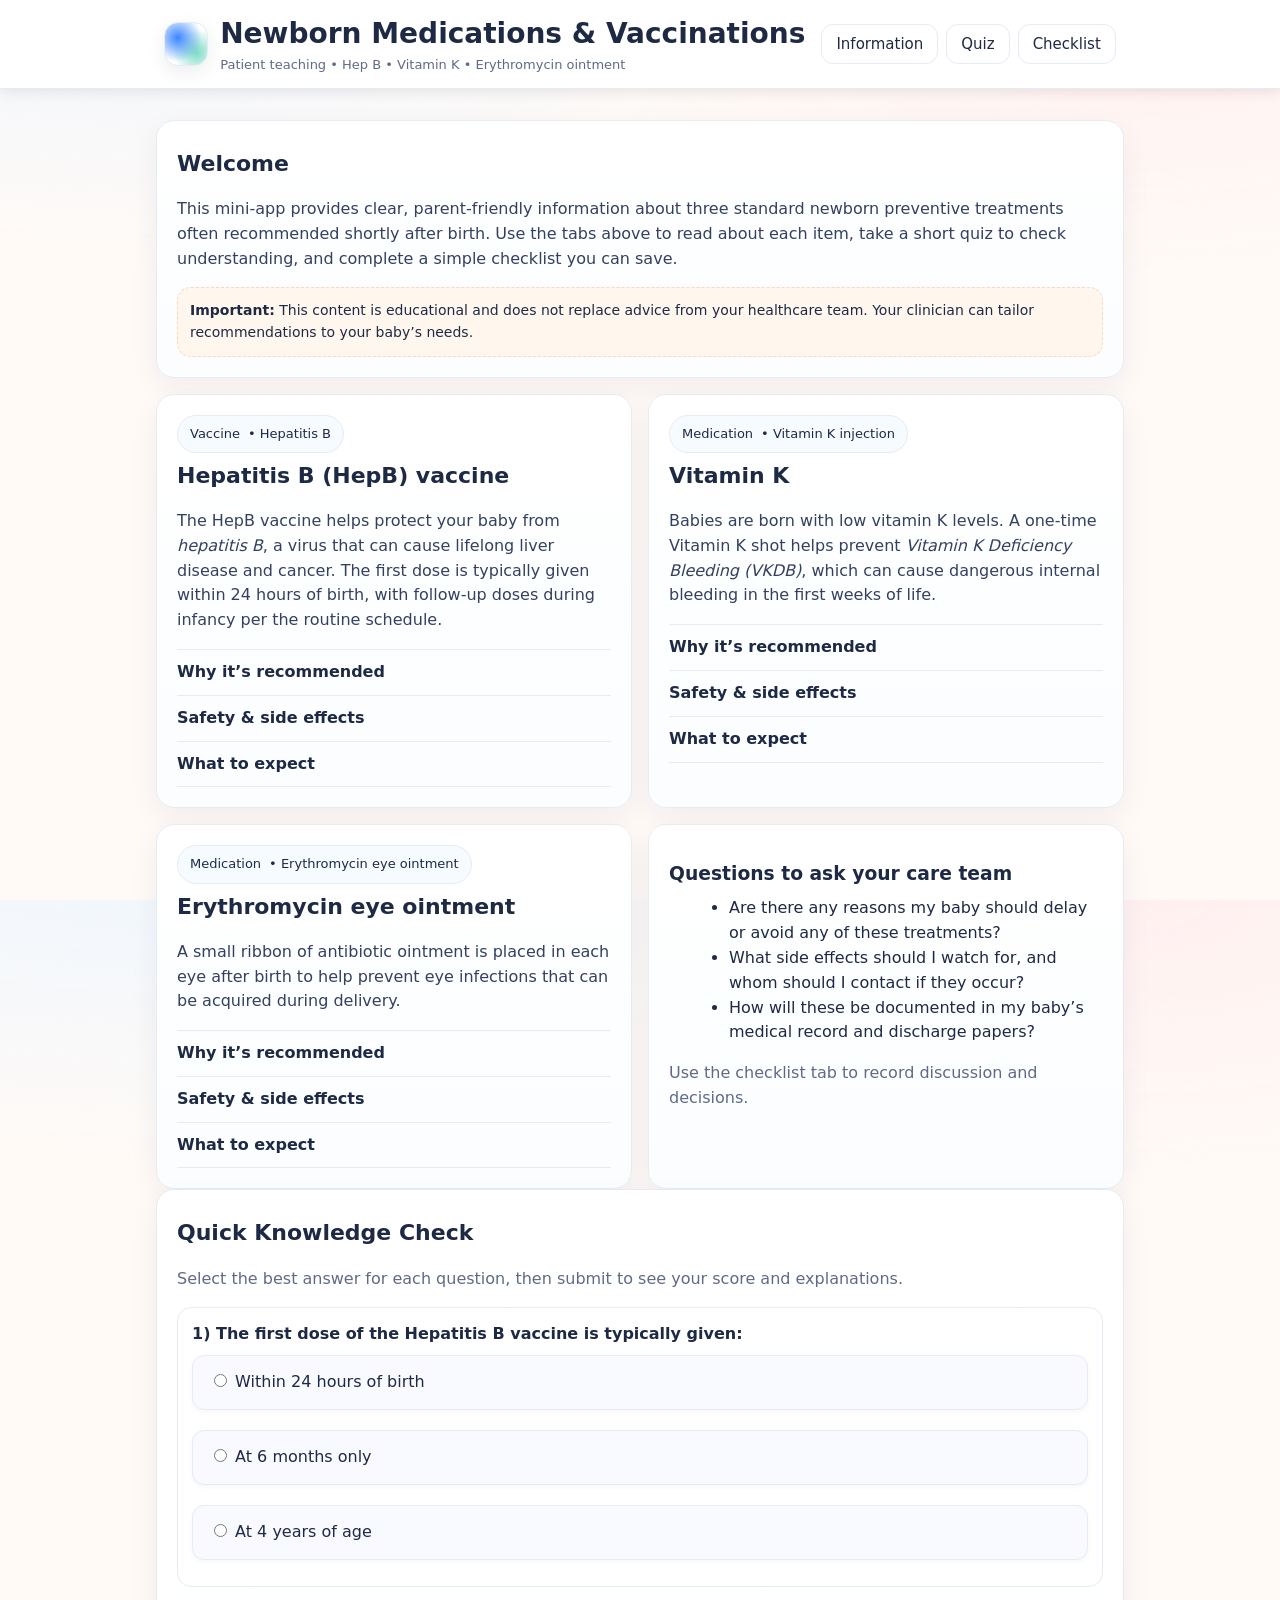
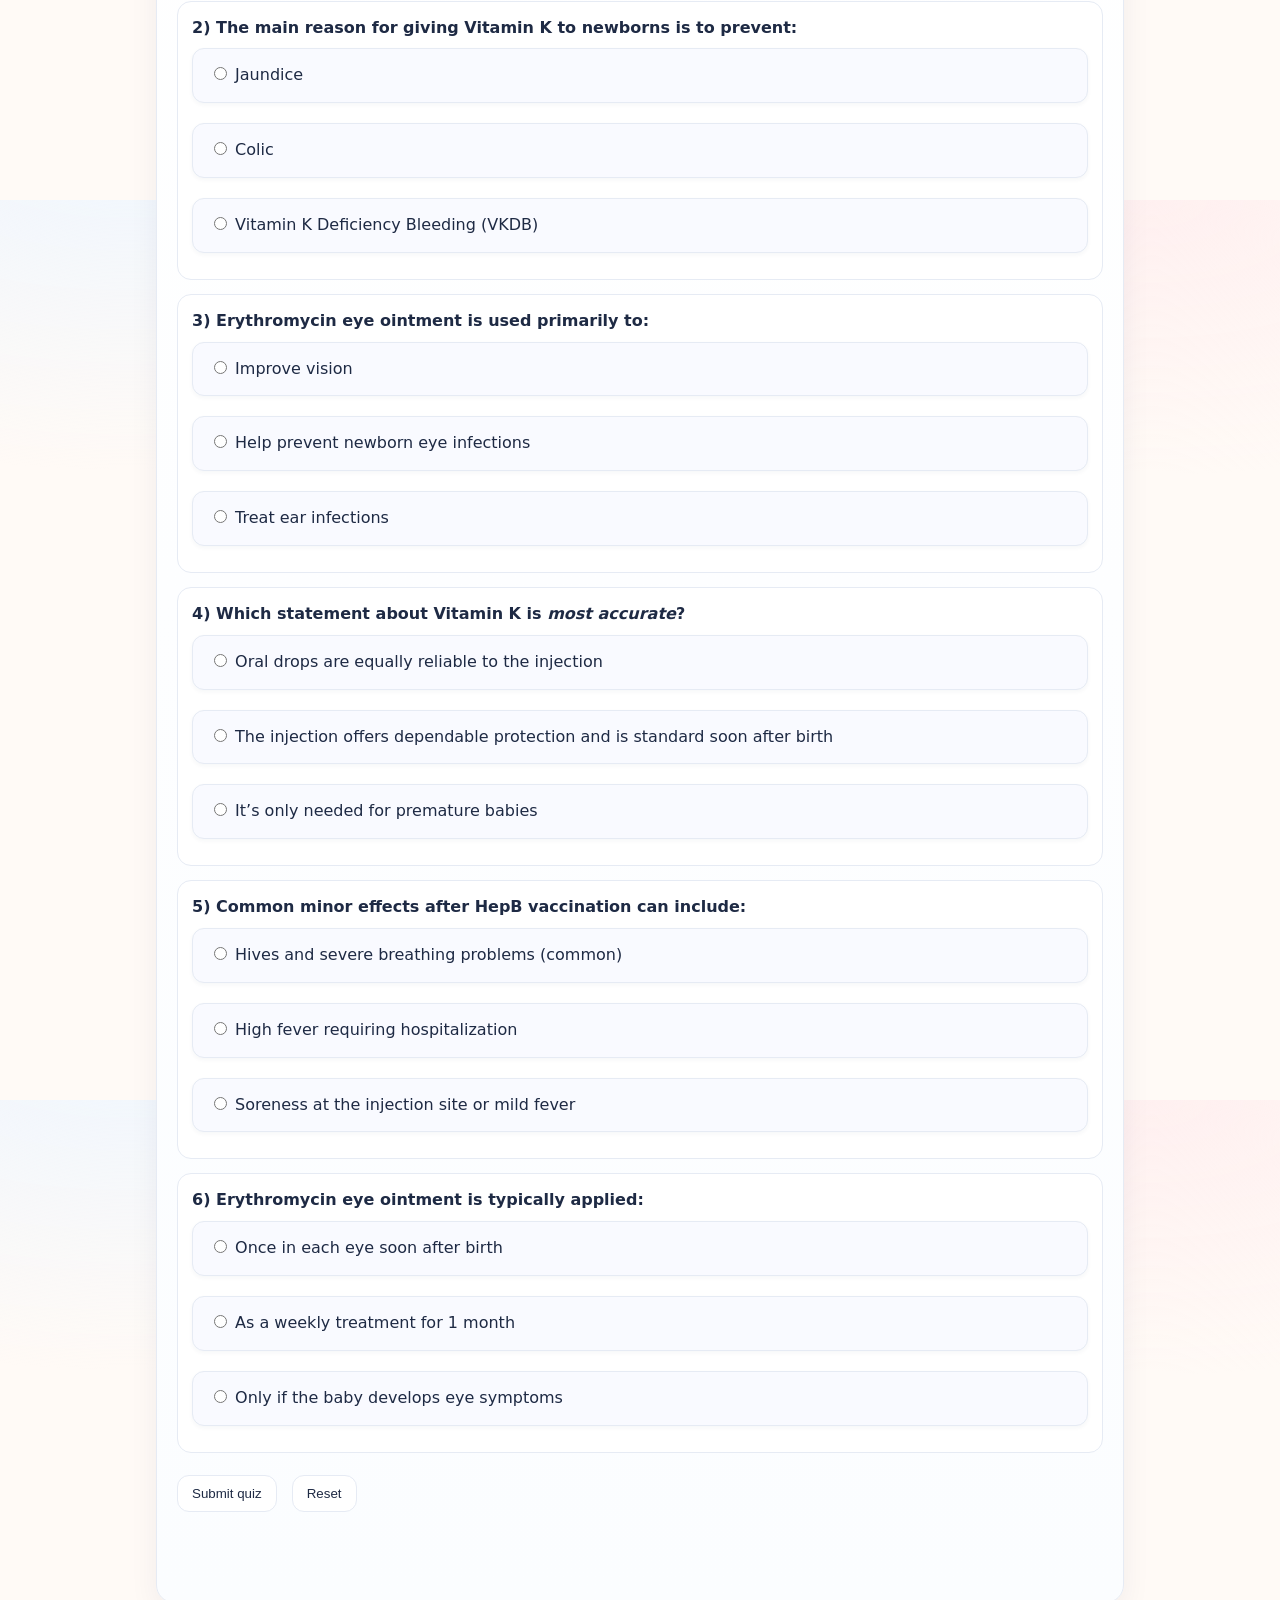
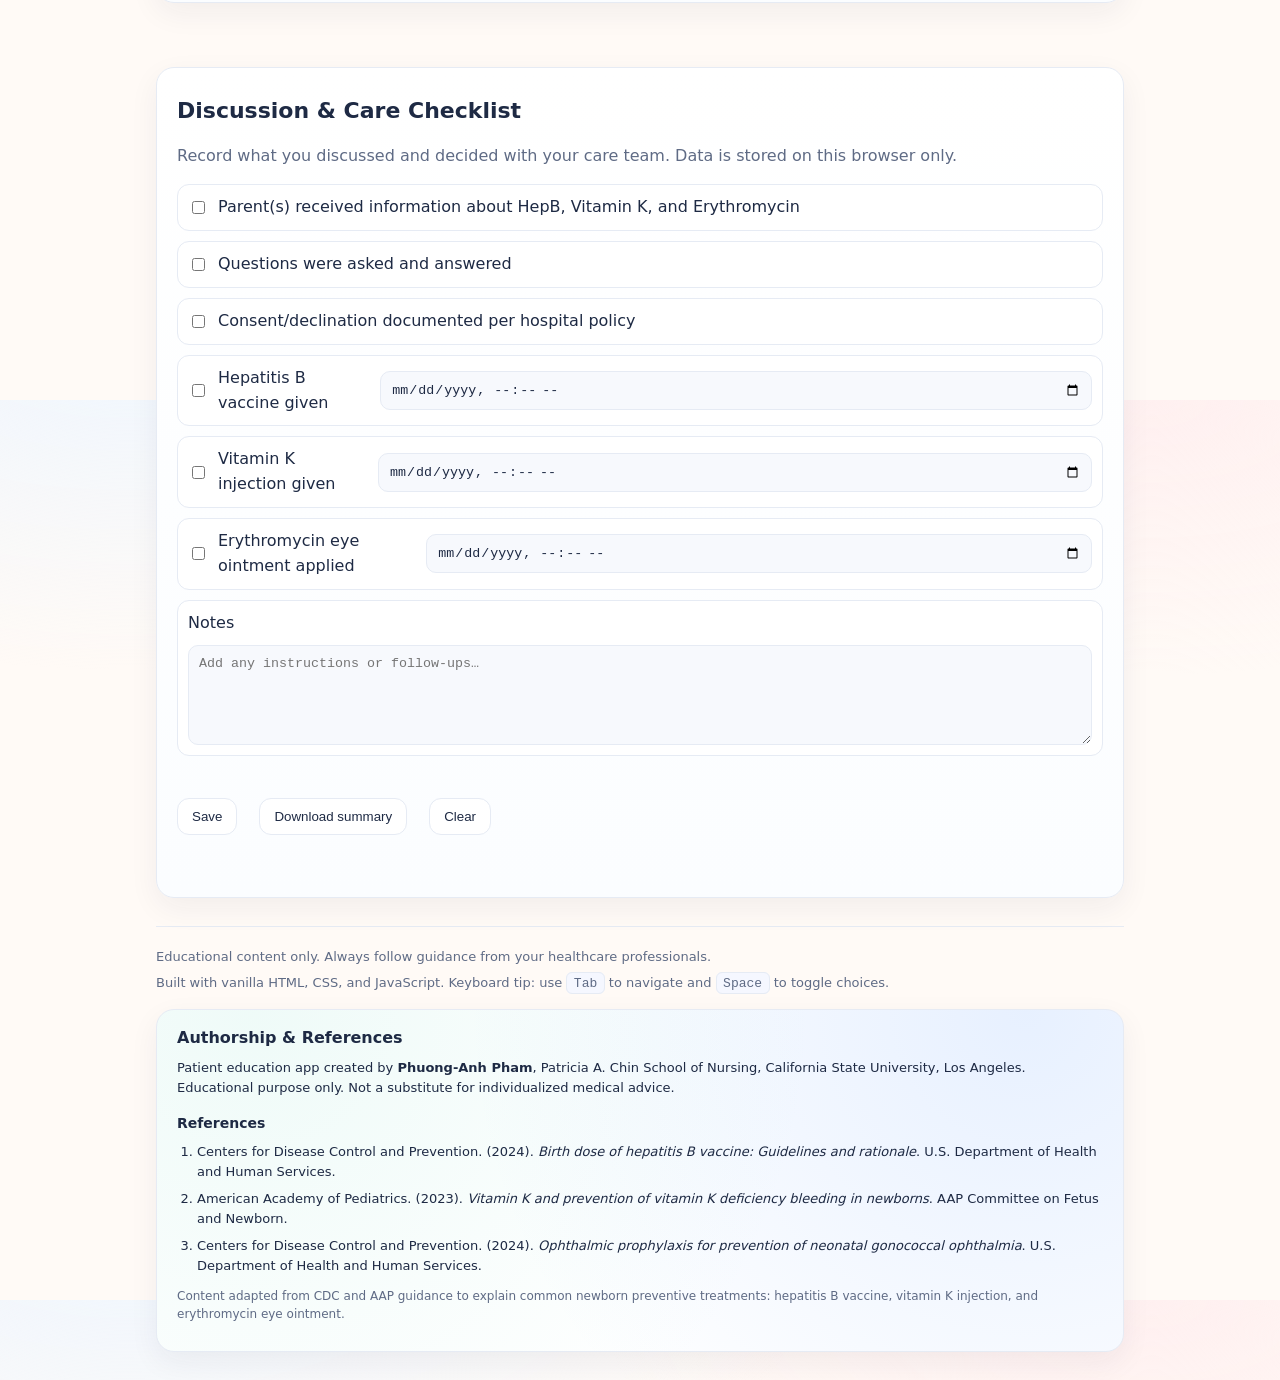
<file: index.html>
<!DOCTYPE html>
<html lang="en">
<head>
  <meta charset="utf-8" />
  <meta name="viewport" content="width=device-width, initial-scale=1" />
  <title>Newborn Medications & Vaccinations – Patient Teaching</title>
  <meta name="description" content="Simple interactive app for patient teaching on newborn medications and vaccinations: Hepatitis B vaccine, Vitamin K, and Erythromycin eye ointment. Includes info pages, quiz, and a checklist." />
  <link rel="stylesheet" href="style.css" />
</head>
<body>

  <header class="site-header">
    <div class="site-header-inner">
      <div class="brand">
        <div class="logo" aria-hidden="true"></div>
        <div>
          <h1>Newborn Medications & Vaccinations</h1>
          <div class="muted" style="font-size:13px">
            Patient teaching • Hep B • Vitamin K • Erythromycin ointment
          </div>
        </div>
      </div>

      <nav aria-label="Primary">
        <a class="tabbtn" href="#tab-info" aria-current="page">Information</a>
        <a class="tabbtn" href="#tab-quiz">Quiz</a>
        <a class="tabbtn" href="#tab-checklist">Checklist</a>
      </nav>
    </div>
  </header>

  <div class="wrap main-content">
    
    <!-- INFO PAGE -->
    <section id="tab-info" role="region" aria-labelledby="info" class="grid default">
      <article class="card">
        <h2>Welcome</h2>
        <p>
          This mini-app provides clear, parent-friendly information about three standard newborn preventive treatments often recommended shortly after birth. Use the tabs above to read about each item, take a short quiz to check understanding, and complete a simple checklist you can save.
        </p>
        <div class="notice">
          <strong>Important:</strong> This content is educational and does not replace advice from your healthcare team. Your clinician can tailor recommendations to your baby’s needs.
        </div>
      </article>

      <article class="card half" id="info-hepb">
        <div class="pill" aria-label="Tag"><span>Vaccine</span> • Hepatitis B</div>
        <h2>Hepatitis B (HepB) vaccine</h2>
        <p>
          The HepB vaccine helps protect your baby from <em>hepatitis B</em>, a virus that can cause lifelong liver disease and cancer. The first dose is typically given within 24 hours of birth, with follow-up doses during infancy per the routine schedule.
        </p>
        <div class="accordion">
          <details>
            <summary><span>Why it’s recommended</span></summary>
            <ul>
              <li>Newborns infected at birth have a high risk of chronic hepatitis B.</li>
              <li>Vaccinating early provides protection while follow-up testing of caregivers is confirmed.</li>
            </ul>
          </details>
          <details>
            <summary><span>Safety & side effects</span></summary>
            <ul>
              <li>Common: soreness at the injection site, mild fever, fussiness.</li>
              <li>Serious reactions are very rare. Tell your care team about prior severe vaccine reactions.</li>
            </ul>
          </details>
          <details>
            <summary><span>What to expect</span></summary>
            <ul>
              <li>Given as a shot in the thigh.</li>
              <li>May be combined with other routine infant vaccines later.</li>
            </ul>
          </details>
        </div>
      </article>

      <article class="card half" id="info-vitk">
        <div class="pill"><span>Medication</span> • Vitamin K injection</div>
        <h2>Vitamin K</h2>
        <p>
          Babies are born with low vitamin K levels. A one-time Vitamin K shot helps prevent <em>Vitamin K Deficiency Bleeding (VKDB)</em>, which can cause dangerous internal bleeding in the first weeks of life.
        </p>
        <div class="accordion">
          <details>
            <summary><span>Why it’s recommended</span></summary>
            <ul>
              <li>Prevents early and late VKDB, including bleeding in the brain.</li>
              <li>Oral drops are less reliable; the injection provides dependable protection.</li>
            </ul>
          </details>
          <details>
            <summary><span>Safety & side effects</span></summary>
            <ul>
              <li>Common: temporary soreness or redness at the injection site.</li>
              <li>Allergic reactions are rare; inform your care team about prior medication reactions.</li>
            </ul>
          </details>
          <details>
            <summary><span>What to expect</span></summary>
            <ul>
              <li>Single shot in the thigh soon after birth.</li>
              <li>Works quickly; no ongoing doses needed for most infants.</li>
            </ul>
          </details>
        </div>
      </article>

      <article class="card half" id="info-erythro">
        <div class="pill"><span>Medication</span> • Erythromycin eye ointment</div>
        <h2>Erythromycin eye ointment</h2>
        <p>
          A small ribbon of antibiotic ointment is placed in each eye after birth to help prevent eye infections that can be acquired during delivery.
        </p>
        <div class="accordion">
          <details>
            <summary><span>Why it’s recommended</span></summary>
            <ul>
              <li>Helps prevent serious eye infections that could affect vision.</li>
              <li>Often required by local regulations; ask your care team about your hospital’s policy.</li>
            </ul>
          </details>
          <details>
            <summary><span>Safety & side effects</span></summary>
            <ul>
              <li>Temporary blurred vision, mild eye redness, or irritation can occur and usually resolves on its own.</li>
            </ul>
          </details>
          <details>
            <summary><span>What to expect</span></summary>
            <ul>
              <li>Applied once to each eye soon after birth. No needles are involved.</li>
              <li>Excess ointment may be gently wiped after a minute, per hospital instructions.</li>
            </ul>
          </details>
        </div>
      </article>

      <article class="card half">
        <h3>Questions to ask your care team</h3>
        <ul>
          <li>Are there any reasons my baby should delay or avoid any of these treatments?</li>
          <li>What side effects should I watch for, and whom should I contact if they occur?</li>
          <li>How will these be documented in my baby’s medical record and discharge papers?</li>
        </ul>
        <p class="muted">Use the checklist tab to record discussion and decisions.</p>
      </article>
    </section>

    <!-- QUIZ PAGE -->
    <section id="tab-quiz" role="region" aria-labelledby="quiz" class="grid">
      <article class="card">
        <h2>Quick Knowledge Check</h2>
        <p class="muted">Select the best answer for each question, then submit to see your score and explanations.</p>

        <form id="quiz-form" class="quiz" novalidate>

          <div class="q" data-answer="a">
            <h4>1) The first dose of the Hepatitis B vaccine is typically given:</h4>
            <div class="choices">
              <label><input type="radio" name="q1" value="a"> Within 24 hours of birth</label>
              <label><input type="radio" name="q1" value="b"> At 6 months only</label>
              <label><input type="radio" name="q1" value="c"> At 4 years of age</label>
            </div>
            <div class="explanation muted" hidden>HepB is recommended within 24 hours of birth to protect early, high-risk period.</div>
          </div>

          <div class="q" data-answer="c">
            <h4>2) The main reason for giving Vitamin K to newborns is to prevent:</h4>
            <div class="choices">
              <label><input type="radio" name="q2" value="a"> Jaundice</label>
              <label><input type="radio" name="q2" value="b"> Colic</label>
              <label><input type="radio" name="q2" value="c"> Vitamin K Deficiency Bleeding (VKDB)</label>
            </div>
            <div class="explanation muted" hidden>Vitamin K prevents VKDB, including dangerous internal bleeding.</div>
          </div>

          <div class="q" data-answer="b">
            <h4>3) Erythromycin eye ointment is used primarily to:</h4>
            <div class="choices">
              <label><input type="radio" name="q3" value="a"> Improve vision</label>
              <label><input type="radio" name="q3" value="b"> Help prevent newborn eye infections</label>
              <label><input type="radio" name="q3" value="c"> Treat ear infections</label>
            </div>
            <div class="explanation muted" hidden>It’s an antibiotic ointment applied to each eye to reduce risk of infection.</div>
          </div>

          <div class="q" data-answer="b">
            <h4>4) Which statement about Vitamin K is <em>most accurate</em>?</h4>
            <div class="choices">
              <label><input type="radio" name="q4" value="a"> Oral drops are equally reliable to the injection</label>
              <label><input type="radio" name="q4" value="b"> The injection offers dependable protection and is standard soon after birth</label>
              <label><input type="radio" name="q4" value="c"> It’s only needed for premature babies</label>
            </div>
            <div class="explanation muted" hidden>The single injection shortly after birth is the most reliable way to prevent VKDB.</div>
          </div>

          <div class="q" data-answer="c">
            <h4>5) Common minor effects after HepB vaccination can include:</h4>
            <div class="choices">
              <label><input type="radio" name="q5" value="a"> Hives and severe breathing problems (common)</label>
              <label><input type="radio" name="q5" value="b"> High fever requiring hospitalization</label>
              <label><input type="radio" name="q5" value="c"> Soreness at the injection site or mild fever</label>
            </div>
            <div class="explanation muted" hidden>Mild fever and localized soreness are common and short-lived; serious reactions are rare.</div>
          </div>

          <div class="q" data-answer="a">
            <h4>6) Erythromycin eye ointment is typically applied:</h4>
            <div class="choices">
              <label><input type="radio" name="q6" value="a"> Once in each eye soon after birth</label>
              <label><input type="radio" name="q6" value="b"> As a weekly treatment for 1 month</label>
              <label><input type="radio" name="q6" value="c"> Only if the baby develops eye symptoms</label>
            </div>
            <div class="explanation muted" hidden>It is routinely applied once to each eye shortly after birth.</div>
          </div>

          <div class="quiz-buttons">
            <button type="submit" class="btn" id="submitQuiz">Submit quiz</button>
            <button type="button" class="btn" id="resetQuiz">Reset</button>
          </div>

          <div id="quiz-results" class="results" hidden aria-live="polite"></div>
        </form>
      </article>
    </section>

    <!-- spacer so checklist card never hugs the quiz buttons -->
    <div class="section-spacer"></div>

    <!-- CHECKLIST PAGE -->
    <section id="tab-checklist" role="region" aria-labelledby="checklist" class="grid">
      <article class="card">
        <h2>Discussion & Care Checklist</h2>
        <p class="muted">
          Record what you discussed and decided with your care team. Data is stored on this browser only.
        </p>

        <div class="checklist" id="list">
          <div class="checkrow">
            <label>
              <input type="checkbox" data-key="infoReviewed">
              Parent(s) received information about HepB, Vitamin K, and Erythromycin
            </label>
          </div>

          <div class="checkrow">
            <label>
              <input type="checkbox" data-key="questionsAnswered">
              Questions were asked and answered
            </label>
          </div>

          <div class="checkrow">
            <label>
              <input type="checkbox" data-key="consentDocumented">
              Consent/declination documented per hospital policy
            </label>
          </div>

          <div class="checkrow">
            <label>
              <input type="checkbox" data-key="hepbGiven">
              Hepatitis B vaccine given
            </label>
            <input type="datetime-local" aria-label="HepB date/time" data-key="hepbDateTime" />
          </div>

          <div class="checkrow">
            <label>
              <input type="checkbox" data-key="vitkGiven">
              Vitamin K injection given
            </label>
            <input type="datetime-local" aria-label="Vitamin K date/time" data-key="vitkDateTime" />
          </div>

          <div class="checkrow">
            <label>
              <input type="checkbox" data-key="eryGiven">
              Erythromycin eye ointment applied
            </label>
            <input type="datetime-local" aria-label="Erythromycin date/time" data-key="eryDateTime" />
          </div>

          <div class="checkrow" style="flex-direction:column; align-items:stretch">
            <label for="notes">Notes</label>
            <textarea
              id="notes"
              placeholder="Add any instructions or follow-ups…"
              data-key="notes"
            ></textarea>
          </div>

          <div class="checklist-buttons">
            <button class="btn" id="saveChecklist">Save</button>
            <button class="btn" id="downloadChecklist">Download summary</button>
            <button class="btn" id="clearChecklist">Clear</button>
          </div>

          <div
            id="saveStatus"
            class="muted"
            role="status"
            aria-live="polite"
            style="margin-top:8px"
          ></div>
        </div>
      </article>
    </section>

    <!-- REFERENCES / FOOTER -->
    <footer class="app-footer">
      <div class="footer-top">
        <div>Educational content only. Always follow guidance from your healthcare professionals.</div>
        <div class="footer-tech">
          Built with vanilla HTML, CSS, and JavaScript.
          Keyboard tip: use <code class="kbd">Tab</code> to navigate and
          <code class="kbd">Space</code> to toggle choices.
        </div>
      </div>

      <div class="ref-card">
        <h3 class="ref-heading">Authorship & References</h3>

        <p class="muted smalltext">
          Patient education app created by <strong>Phuong-Anh Pham</strong>,
          Patricia A. Chin School of Nursing, California State University, Los Angeles.
          Educational purpose only. Not a substitute for individualized medical advice.
        </p>

        <h4 class="ref-list-heading">References</h4>
        <ol class="ref-list">
          <li>
            Centers for Disease Control and Prevention. (2024).
            <em>Birth dose of hepatitis B vaccine: Guidelines and rationale</em>.
            U.S. Department of Health and Human Services.
          </li>
          <li>
            American Academy of Pediatrics. (2023).
            <em>Vitamin K and prevention of vitamin K deficiency bleeding in newborns</em>.
            AAP Committee on Fetus and Newborn.
          </li>
          <li>
            Centers for Disease Control and Prevention. (2024).
            <em>Ophthalmic prophylaxis for prevention of neonatal gonococcal ophthalmia</em>.
            U.S. Department of Health and Human Services.
          </li>
        </ol>

        <p class="muted tinytext">
          Content adapted from CDC and AAP guidance to explain common newborn preventive treatments:
          hepatitis B vaccine, vitamin K injection, and erythromycin eye ointment.
        </p>
      </div>
    </footer>

  </div><!-- end .wrap.main-content -->

  <!-- highlight active tab in header, without forcing a hash on first load -->
  <script>
    (function(){
      function setCurrent(){
        var links = document.querySelectorAll('nav .tabbtn');
        links.forEach(function(a){
          a.removeAttribute('aria-current');
        });

        // if no hash, treat #tab-info as active ONLY for styling
                var active = document.querySelector('nav .tabbtn[href="'+id+'"]');
        if (active) {
          active.setAttribute('aria-current','page');
        }
      }

      window.addEventListener('hashchange', setCurrent);
      document.addEventListener('DOMContentLoaded', setCurrent);
    })();
  </script>

  <script src="script.js" defer></script>
<script>
(function(){
  // Calculate how far below the fixed header to scroll
  function getScrollOffsetPx() {
    return window.matchMedia("(max-width: 600px)").matches ? 130 : 90;
  }

  function scrollToSection(id) {
    const target = document.querySelector(id);
    if (!target) return;

    const rect = target.getBoundingClientRect();
    const offsetTop = rect.top + window.scrollY - getScrollOffsetPx();

    window.scrollTo({
      top: offsetTop,
      behavior: "smooth"
    });
  }

  // Highlight the current tab
  function markActiveTab(id){
    document.querySelectorAll('.tabbtn').forEach(btn => {
      const href = btn.getAttribute('href');
      if (href === id) btn.setAttribute('aria-current','page');
      else btn.removeAttribute('aria-current');
    });
  }

  // Intercept tab clicks and scroll smoothly with offset
  document.addEventListener('DOMContentLoaded', function(){
    document.querySelectorAll('.tabbtn[href^="#tab-"]').forEach(btn => {
      btn.addEventListener('click', function(evt){
        evt.preventDefault();
        const id = this.getAttribute('href');
        markActiveTab(id);
        scrollToSection(id);
        history.replaceState(null, "", id);
      });
    });
  });
})();
</script>

</body>
</html>
</file>
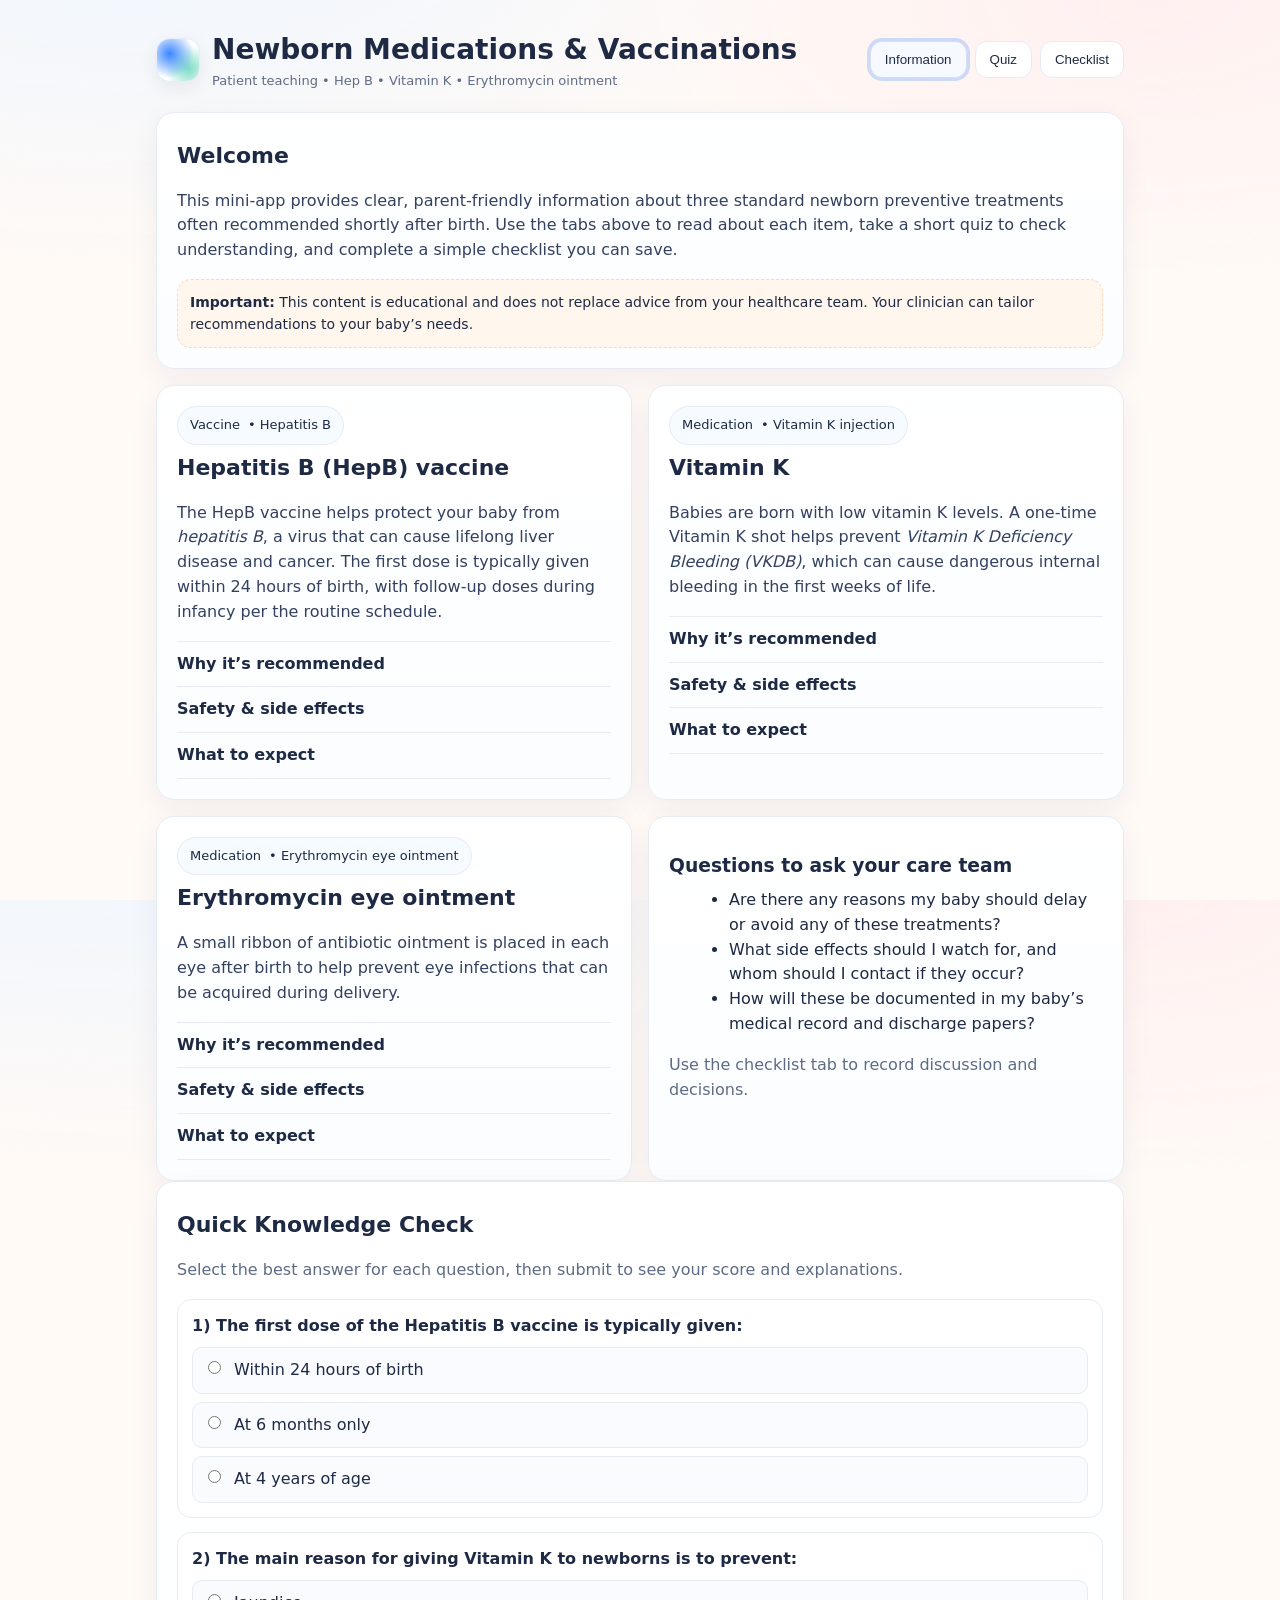
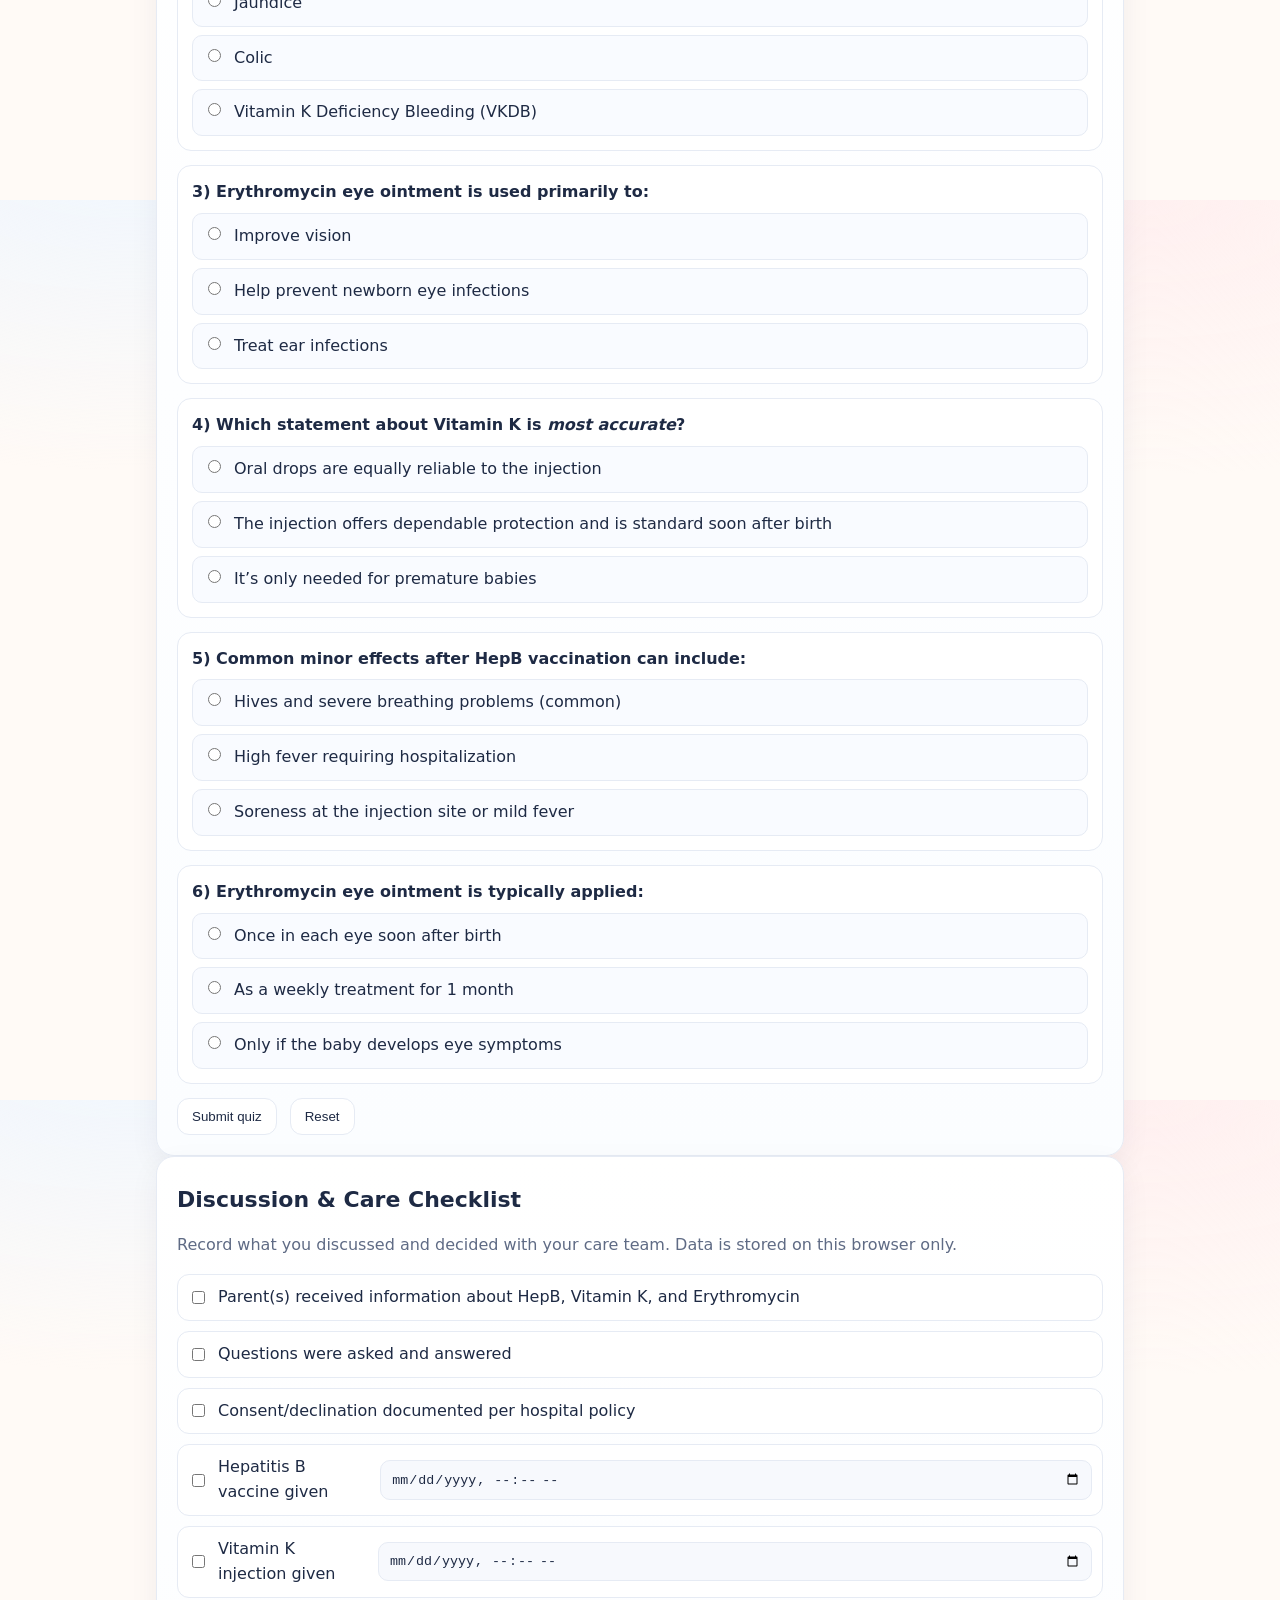
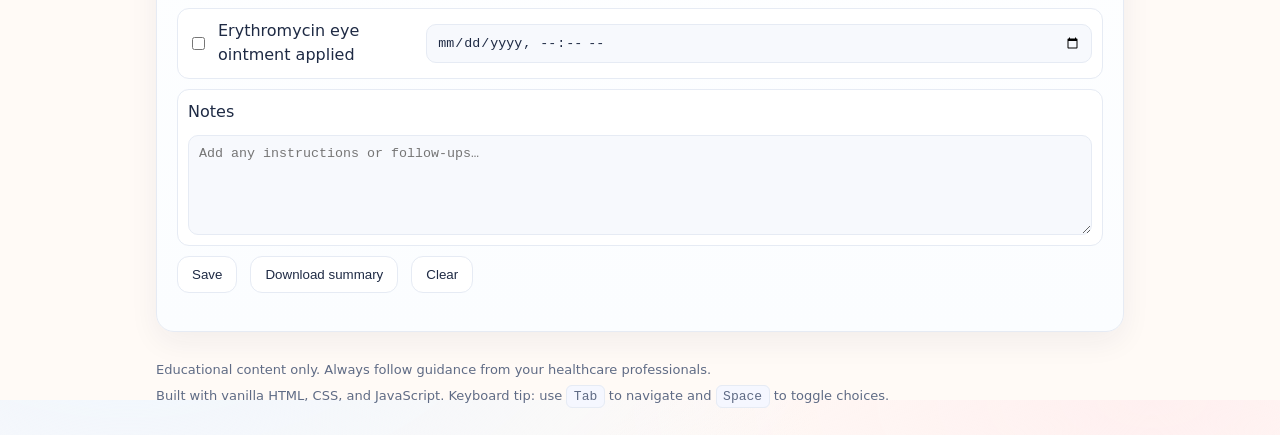
<file: newborn_meds_vaccines_patient_teaching_app_index.html>
<!DOCTYPE html>
<html lang="en">
<head>
  <meta charset="utf-8" />
  <meta name="viewport" content="width=device-width, initial-scale=1" />
  <title>Newborn Medications & Vaccinations – Patient Teaching</title>
  <meta name="description" content="Simple interactive app for patient teaching on newborn medications and vaccinations: Hepatitis B vaccine, Vitamin K, and Erythromycin eye ointment. Includes info pages, quiz, and a checklist." />
  <style>
    :root{
      /* Friendly, bright pastel theme */
      --bg:#fffaf6;            /* warm cream */
      --card:#ffffff;          /* white cards */
      --muted:#5f6b85;         /* muted text */
      --text:#1e2a44;          /* primary text (dark navy) */
      --accent:#3a86ff;        /* baby-blue accent */
      --accent-2:#7ddcc6;      /* mint accent */
      --danger:#ff6b6b;        /* soft coral */
      --ok:#1dbd6b;            /* fresh green */
      --ring: 0 0 0 3px rgba(58,134,255,.25);
      --radius:18px;
      --stroke:#e6ebf4;        /* light border */
      --soft:#f6f9ff;          /* soft panel bg */
    }
    *{box-sizing:border-box}
    html,body{height:100%}
    body{
      margin:0; font-family:ui-sans-serif, system-ui, -apple-system, Segoe UI, Roboto, Inter, Helvetica, Arial, sans-serif;
      color:var(--text);
      background: radial-gradient(1200px 600px at 10% -10%, #eef6ff 0%, transparent 60%),
                  radial-gradient(1000px 500px at 90% 0%, #fff0f0 0%, transparent 55%),
                  var(--bg);
      line-height:1.55;
    }
    .wrap{max-width:1024px;margin:0 auto;padding:28px}
    header{
      display:flex; gap:16px; align-items:center; justify-content:space-between; margin-bottom:20px;
    }
    .brand{display:flex;align-items:center;gap:12px}
    .logo{width:44px;height:44px;border-radius:14px;background:
      radial-gradient(circle at 30% 35%, var(--accent), transparent 60%),
      radial-gradient(circle at 75% 70%, var(--accent-2), transparent 55%), #ffffff;
      border:1px solid var(--stroke); box-shadow:0 6px 18px rgba(31,42,68,.08)}
    h1{font-size:clamp(20px,2.6vw,28px);margin:0}
    nav{display:flex;gap:8px;flex-wrap:wrap}
    .tabbtn{
      background:#ffffff; color:var(--text); border:1px solid var(--stroke); padding:10px 14px; border-radius:12px; cursor:pointer;
      transition:.2s transform, .2s background, .2s box-shadow, .2s border-color;
    }
    .tabbtn[aria-current="page"], .tabbtn:hover{background:var(--soft); border-color:#d6def0; box-shadow:var(--ring)}

    .grid{display:grid;grid-template-columns:repeat(12,1fr); gap:16px}
    .card{
      grid-column:span 12; background:linear-gradient(180deg, #ffffff, #fbfdff); border:1px solid var(--stroke); border-radius:var(--radius); padding:20px;
      box-shadow:0 10px 30px rgba(31,42,68,.06);
    }
    @media (min-width: 840px){ .card.half{grid-column:span 6} }
    h2{margin:6px 0 12px 0; font-size:22px}
    h3{margin:14px 0 6px 0}
    p{color:#33405f}
    ul{margin:8px 0 8px 20px}
    .muted{color:var(--muted)}
    .badge{display:inline-block; padding:4px 8px; border:1px solid var(--stroke); border-radius:999px; font-size:12px; color:#55627e; background:#f7fbff}

    .accordion{border-top:1px solid var(--stroke); margin-top:12px}
    details{border-bottom:1px solid var(--stroke); padding:10px 0}
    summary{cursor:pointer; list-style:none}
    summary::marker{display:none}
    summary span{font-weight:700}

    .pill{display:inline-flex; align-items:center; gap:8px; padding:8px 12px; background:#f5fbff; border:1px solid var(--stroke); border-radius:999px; font-size:13px}

    .notice{border:1px dashed #ffd7b8; border-radius:14px; padding:12px; background:#fff6ee; font-size:14px}
    .success{border-color:#bfead4; background:#effcf6}
    .danger{border-color:#ffd1d1; background:#fff2f2}

    .btn{display:inline-flex; align-items:center; gap:8px; border:1px solid var(--stroke); background:#ffffff; color:var(--text); padding:10px 14px; border-radius:12px; cursor:pointer; transition:.2s background,.2s transform, .2s box-shadow}
    .btn:hover{background:var(--soft); box-shadow:var(--ring)}
    .btn:active{transform:scale(.98)}

    .quiz{display:flex; flex-direction:column; gap:14px}
    .q{border:1px solid var(--stroke); border-radius:14px; padding:14px; background:#ffffff}
    .q h4{margin:0 0 8px 0}
    .choices{display:flex; flex-direction:column; gap:8px}
    .choices label{display:flex; gap:10px; align-items:flex-start; border:1px solid var(--stroke); padding:10px; border-radius:10px; background:#f9fbff; cursor:pointer}

    .results{margin-top:16px; padding:14px; border-radius:12px; border:1px solid var(--stroke); background:#f7fbff}
    .correct{color:var(--ok); font-weight:700}
    .incorrect{color:var(--danger); font-weight:700}

    .checklist{display:flex; flex-direction:column; gap:10px}
    .checkrow{display:flex; align-items:center; gap:10px; justify-content:space-between; border:1px solid var(--stroke); background:#ffffff; padding:10px; border-radius:12px}
    .checkrow label{display:flex; align-items:center; gap:10px}
    .checkrow input[type="text"], .checkrow input[type="datetime-local"], textarea{
      width:100%; background:#f7f9fd; border:1px solid var(--stroke); color:var(--text); border-radius:10px; padding:10px
    }
    textarea{min-height:100px}

    footer{margin-top:28px; color:var(--muted); font-size:13px}
    code.kbd{padding:.2em .5em; background:#f5f7ff; border:1px solid var(--stroke); border-radius:6px; font-family:ui-monospace, SFMono-Regular, Menlo, Monaco, Consolas, "Liberation Mono", "Courier New", monospace}
    .sr-only{position:absolute;width:1px;height:1px;padding:0;margin:-1px;overflow:hidden;clip:rect(0,0,0,0);white-space:nowrap;border:0}
  </style>
</head>
<body>
  <div class="wrap">
    <header>
      <div class="brand">
        <div class="logo" aria-hidden="true"></div>
        <div>
          <h1>Newborn Medications & Vaccinations</h1>
          <div class="muted" style="font-size:13px">Patient teaching • Hep B • Vitamin K • Erythromycin ointment</div>
        </div>
      </div>
      <nav aria-label="Primary">
        <button class="tabbtn" data-tab="info" aria-current="page">Information</button>
        <button class="tabbtn" data-tab="quiz">Quiz</button>
        <button class="tabbtn" data-tab="checklist">Checklist</button>
      </nav>
    </header>

    <!-- INFO PAGE -->
    <section id="tab-info" role="region" aria-labelledby="info" class="grid">
      <article class="card">
        <h2>Welcome</h2>
        <p>
          This mini‑app provides clear, parent‑friendly information about three standard newborn preventive treatments often recommended shortly after birth. Use the tabs above to read about each item, take a short quiz to check understanding, and complete a simple checklist you can save.
        </p>
        <div class="notice">
          <strong>Important:</strong> This content is educational and does not replace advice from your healthcare team. Your clinician can tailor recommendations to your baby’s needs.
        </div>
      </article>

      <article class="card half" id="info-hepb">
        <div class="pill" aria-label="Tag"><span>Vaccine</span> • Hepatitis B</div>
        <h2>Hepatitis B (HepB) vaccine</h2>
        <p>
          The HepB vaccine helps protect your baby from <em>hepatitis B</em>, a virus that can cause lifelong liver disease and cancer. The first dose is typically given within 24 hours of birth, with follow‑up doses during infancy per the routine schedule.
        </p>
        <div class="accordion">
          <details>
            <summary><span>Why it’s recommended</span></summary>
            <ul>
              <li>Newborns infected at birth have a high risk of chronic hepatitis B.
              </li>
              <li>Vaccinating early provides protection while follow‑up testing of caregivers is confirmed.</li>
            </ul>
          </details>
          <details>
            <summary><span>Safety & side effects</span></summary>
            <ul>
              <li>Common: soreness at the injection site, mild fever, fussiness.
              </li>
              <li>Serious reactions are very rare. Tell your care team about prior severe vaccine reactions.</li>
            </ul>
          </details>
          <details>
            <summary><span>What to expect</span></summary>
            <ul>
              <li>Given as a shot in the thigh.
              </li>
              <li>May be combined with other routine infant vaccines later.</li>
            </ul>
          </details>
        </div>
      </article>

      <article class="card half" id="info-vitk">
        <div class="pill"><span>Medication</span> • Vitamin K injection</div>
        <h2>Vitamin K</h2>
        <p>
          Babies are born with low vitamin K levels. A one‑time Vitamin K shot helps prevent <em>Vitamin K Deficiency Bleeding (VKDB)</em>, which can cause dangerous internal bleeding in the first weeks of life.
        </p>
        <div class="accordion">
          <details>
            <summary><span>Why it’s recommended</span></summary>
            <ul>
              <li>Prevents early and late VKDB, including bleeding in the brain.
              </li>
              <li>Oral drops are less reliable; the injection provides dependable protection.</li>
            </ul>
          </details>
          <details>
            <summary><span>Safety & side effects</span></summary>
            <ul>
              <li>Common: temporary soreness or redness at the injection site.
              </li>
              <li>Allergic reactions are rare; inform your care team about prior medication reactions.</li>
            </ul>
          </details>
          <details>
            <summary><span>What to expect</span></summary>
            <ul>
              <li>Single shot in the thigh soon after birth.</li>
              <li>Works quickly; no ongoing doses needed for most infants.</li>
            </ul>
          </details>
        </div>
      </article>

      <article class="card half" id="info-erythro">
        <div class="pill"><span>Medication</span> • Erythromycin eye ointment</div>
        <h2>Erythromycin eye ointment</h2>
        <p>
          A small ribbon of antibiotic ointment is placed in each eye after birth to help prevent eye infections that can be acquired during delivery.
        </p>
        <div class="accordion">
          <details>
            <summary><span>Why it’s recommended</span></summary>
            <ul>
              <li>Helps prevent serious eye infections that could affect vision.</li>
              <li>Often required by local regulations; ask your care team about your hospital’s policy.</li>
            </ul>
          </details>
          <details>
            <summary><span>Safety & side effects</span></summary>
            <ul>
              <li>Temporary blurred vision, mild eye redness, or irritation can occur and usually resolves on its own.</li>
            </ul>
          </details>
          <details>
            <summary><span>What to expect</span></summary>
            <ul>
              <li>Applied once to each eye soon after birth. No needles are involved.</li>
              <li>Excess ointment may be gently wiped after a minute, per hospital instructions.</li>
            </ul>
          </details>
        </div>
      </article>

      <article class="card half">
        <h3>Questions to ask your care team</h3>
        <ul>
          <li>Are there any reasons my baby should delay or avoid any of these treatments?</li>
          <li>What side effects should I watch for, and whom should I contact if they occur?</li>
          <li>How will these be documented in my baby’s medical record and discharge papers?</li>
        </ul>
        <p class="muted">Use the checklist tab to record discussion and decisions.</p>
      </article>
    </section>

    <!-- QUIZ PAGE -->
    <section id="tab-quiz" role="region" aria-labelledby="quiz" class="grid" hidden>
      <article class="card">
        <h2>Quick Knowledge Check</h2>
        <p class="muted">Select the best answer for each question, then submit to see your score and explanations.</p>
        <form id="quiz-form" class="quiz" novalidate>

          <div class="q" data-answer="a">
            <h4>1) The first dose of the Hepatitis B vaccine is typically given:</h4>
            <div class="choices">
              <label><input type="radio" name="q1" value="a"> Within 24 hours of birth</label>
              <label><input type="radio" name="q1" value="b"> At 6 months only</label>
              <label><input type="radio" name="q1" value="c"> At 4 years of age</label>
            </div>
            <div class="explanation muted" hidden>HepB is recommended within 24 hours of birth to protect early, high‑risk period.</div>
          </div>

          <div class="q" data-answer="c">
            <h4>2) The main reason for giving Vitamin K to newborns is to prevent:</h4>
            <div class="choices">
              <label><input type="radio" name="q2" value="a"> Jaundice</label>
              <label><input type="radio" name="q2" value="b"> Colic</label>
              <label><input type="radio" name="q2" value="c"> Vitamin K Deficiency Bleeding (VKDB)</label>
            </div>
            <div class="explanation muted" hidden>Vitamin K prevents VKDB, including dangerous internal bleeding.</div>
          </div>

          <div class="q" data-answer="b">
            <h4>3) Erythromycin eye ointment is used primarily to:</h4>
            <div class="choices">
              <label><input type="radio" name="q3" value="a"> Improve vision</label>
              <label><input type="radio" name="q3" value="b"> Help prevent newborn eye infections</label>
              <label><input type="radio" name="q3" value="c"> Treat ear infections</label>
            </div>
            <div class="explanation muted" hidden>It’s an antibiotic ointment applied to each eye to reduce risk of infection.</div>
          </div>

          <div class="q" data-answer="b">
            <h4>4) Which statement about Vitamin K is <em>most accurate</em>?</h4>
            <div class="choices">
              <label><input type="radio" name="q4" value="a"> Oral drops are equally reliable to the injection</label>
              <label><input type="radio" name="q4" value="b"> The injection offers dependable protection and is standard soon after birth</label>
              <label><input type="radio" name="q4" value="c"> It’s only needed for premature babies</label>
            </div>
            <div class="explanation muted" hidden>The single injection shortly after birth is the most reliable way to prevent VKDB.</div>
          </div>

          <div class="q" data-answer="c">
            <h4>5) Common minor effects after HepB vaccination can include:</h4>
            <div class="choices">
              <label><input type="radio" name="q5" value="a"> Hives and severe breathing problems (common)</label>
              <label><input type="radio" name="q5" value="b"> High fever requiring hospitalization</label>
              <label><input type="radio" name="q5" value="c"> Soreness at the injection site or mild fever</label>
            </div>
            <div class="explanation muted" hidden>Mild fever and localized soreness are common and short‑lived; serious reactions are rare.</div>
          </div>

          <div class="q" data-answer="a">
            <h4>6) Erythromycin eye ointment is typically applied:</h4>
            <div class="choices">
              <label><input type="radio" name="q6" value="a"> Once in each eye soon after birth</label>
              <label><input type="radio" name="q6" value="b"> As a weekly treatment for 1 month</label>
              <label><input type="radio" name="q6" value="c"> Only if the baby develops eye symptoms</label>
            </div>
            <div class="explanation muted" hidden>It is routinely applied once to each eye shortly after birth.</div>
          </div>

          <div>
            <button type="submit" class="btn" id="submitQuiz">Submit quiz</button>
            <button type="button" class="btn" id="resetQuiz" style="margin-left:8px">Reset</button>
          </div>
        </form>
        <div id="quiz-results" class="results" hidden aria-live="polite"></div>
      </article>
    </section>

    <!-- CHECKLIST PAGE -->
    <section id="tab-checklist" role="region" aria-labelledby="checklist" class="grid" hidden>
      <article class="card">
        <h2>Discussion & Care Checklist</h2>
        <p class="muted">Record what you discussed and decided with your care team. Data is stored on this browser only.</p>
        <div class="checklist" id="list">
          <div class="checkrow">
            <label><input type="checkbox" data-key="infoReviewed"> Parent(s) received information about HepB, Vitamin K, and Erythromycin</label>
          </div>
          <div class="checkrow">
            <label><input type="checkbox" data-key="questionsAnswered"> Questions were asked and answered</label>
          </div>
          <div class="checkrow">
            <label><input type="checkbox" data-key="consentDocumented"> Consent/declination documented per hospital policy</label>
          </div>
          <div class="checkrow">
            <label><input type="checkbox" data-key="hepbGiven"> Hepatitis B vaccine given</label>
            <input type="datetime-local" aria-label="HepB date/time" data-key="hepbDateTime" />
          </div>
          <div class="checkrow">
            <label><input type="checkbox" data-key="vitkGiven"> Vitamin K injection given</label>
            <input type="datetime-local" aria-label="Vitamin K date/time" data-key="vitkDateTime" />
          </div>
          <div class="checkrow">
            <label><input type="checkbox" data-key="eryGiven"> Erythromycin eye ointment applied</label>
            <input type="datetime-local" aria-label="Erythromycin date/time" data-key="eryDateTime" />
          </div>
          <div class="checkrow" style="flex-direction:column; align-items:stretch">
            <label for="notes">Notes</label>
            <textarea id="notes" placeholder="Add any instructions or follow‑ups…" data-key="notes"></textarea>
          </div>
          <div>
            <button class="btn" id="saveChecklist">Save</button>
            <button class="btn" id="downloadChecklist" style="margin-left:8px">Download summary</button>
            <button class="btn" id="clearChecklist" style="margin-left:8px">Clear</button>
          </div>
          <div id="saveStatus" class="muted" role="status" aria-live="polite" style="margin-top:8px"></div>
        </div>
      </article>
    </section>

    <footer>
      <div>Educational content only. Always follow guidance from your healthcare professionals.</div>
      <div style="margin-top:6px">Built with vanilla HTML, CSS, and JavaScript. Keyboard tip: use <code class="kbd">Tab</code> to navigate and <code class="kbd">Space</code> to toggle choices.</div>
    </footer>
  </div>

  <script>
    // --- Simple tab router (hash-based) ---
    const tabs = ["info", "quiz", "checklist"];
    const tabButtons = document.querySelectorAll('.tabbtn');

    function showTab(name){
      tabs.forEach(t => {
        const sec = document.getElementById(`tab-${t}`);
        const btn = document.querySelector(`.tabbtn[data-tab="${t}"]`);
        if(t===name){
          sec.removeAttribute('hidden');
          btn.setAttribute('aria-current','page');
        } else {
          sec.setAttribute('hidden','');
          btn.removeAttribute('aria-current');
        }
      });
      // persist last tab
      localStorage.setItem('nv-tab', name);
    }

    // nav clicks
    tabButtons.forEach(btn => btn.addEventListener('click', () => {
      const name = btn.getAttribute('data-tab');
      location.hash = `#${name}`;
      showTab(name);
    }));

    // on load
    (function(){
      const fromHash = location.hash.replace('#','');
      const saved = localStorage.getItem('nv-tab');
      const start = tabs.includes(fromHash) ? fromHash : (tabs.includes(saved) ? saved : 'info');
      showTab(start);
    })();

    // --- Quiz logic ---
    const quizForm = document.getElementById('quiz-form');
    const quizResults = document.getElementById('quiz-results');

    function gradeQuiz(){
      const questions = Array.from(document.querySelectorAll('.q'));
      let correct = 0;
      const explanations = [];

      questions.forEach((box, i) => {
        const answer = box.getAttribute('data-answer');
        const name = `q${i+1}`;
        const chosen = quizForm.querySelector(`input[name="${name}"]:checked`);
        const exp = box.querySelector('.explanation');
        const isCorrect = chosen && chosen.value === answer;
        if(isCorrect) correct++;
        exp.hidden = false; // reveal explanations after submit
        explanations.push({
          number: i+1,
          status: isCorrect ? 'correct' : 'incorrect',
          correct: answer
        });
      });

      const total = questions.length;
      const pct = Math.round((correct/total)*100);
      quizResults.hidden = false;
      quizResults.innerHTML = `
        <div><strong>Score:</strong> ${correct}/${total} (${pct}%)</div>
        <div style="margin-top:8px">${explanations.map(e => `Q${e.number}: <span class="${e.status}">${e.status}</span>`).join(' • ')}</div>
      `;
      window.scrollTo({top: quizResults.getBoundingClientRect().top + window.scrollY - 120, behavior:'smooth'});
    }

    quizForm?.addEventListener('submit', e => { e.preventDefault(); gradeQuiz(); });
    document.getElementById('resetQuiz')?.addEventListener('click', () => {
      quizForm.reset();
      document.querySelectorAll('.explanation').forEach(exp => exp.hidden = true);
      quizResults.hidden = true; quizResults.textContent = '';
    });

    // --- Checklist persistence ---
    const STORAGE_KEY = 'nv-checklist-v1';

    function loadChecklist(){
      try{
        const saved = JSON.parse(localStorage.getItem(STORAGE_KEY) || '{}');
        document.querySelectorAll('[data-key]').forEach(el => {
          const key = el.getAttribute('data-key');
          if(el.type === 'checkbox') el.checked = !!saved[key];
          else if(el.type === 'datetime-local' || el.tagName === 'TEXTAREA' || el.type === 'text') el.value = saved[key] || '';
        });
      }catch(err){ console.warn('No saved checklist', err); }
    }

    function saveChecklist(){
      const data = {};
      document.querySelectorAll('[data-key]').forEach(el => {
        const key = el.getAttribute('data-key');
        if(el.type === 'checkbox') data[key] = el.checked;
        else if(el.type === 'datetime-local' || el.tagName === 'TEXTAREA' || el.type === 'text') data[key] = el.value;
      });
      localStorage.setItem(STORAGE_KEY, JSON.stringify(data));
      const s = document.getElementById('saveStatus');
      s.textContent = 'Saved to this browser.';
      setTimeout(()=> s.textContent = '', 2500);
      return data;
    }

    function downloadChecklist(){
      const data = saveChecklist();
      const blob = new Blob([
        'Newborn Medications & Vaccinations Checklist\n',
        '-----------------------------------------\n',
        `Info reviewed: ${data.infoReviewed ? 'Yes' : 'No'}\n`,
        `Questions answered: ${data.questionsAnswered ? 'Yes' : 'No'}\n`,
        `Consent documented: ${data.consentDocumented ? 'Yes' : 'No'}\n`,
        `HepB given: ${data.hepbGiven ? 'Yes' : 'No'} ${data.hepbDateTime? '('+data.hepbDateTime+')':''}\n`,
        `Vitamin K given: ${data.vitkGiven ? 'Yes' : 'No'} ${data.vitkDateTime? '('+data.vitkDateTime+')':''}\n`,
        `Erythromycin applied: ${data.eryGiven ? 'Yes' : 'No'} ${data.eryDateTime? '('+data.eryDateTime+')':''}\n`,
        `Notes: ${data.notes || ''}\n`
      ], {type:'text/plain'});
      const url = URL.createObjectURL(blob);
      const a = document.createElement('a');
      a.href = url; a.download = 'newborn-meds-checklist.txt';
      document.body.appendChild(a); a.click();
      setTimeout(()=>{ URL.revokeObjectURL(url); a.remove(); }, 0);
    }

    document.getElementById('saveChecklist')?.addEventListener('click', saveChecklist);
    document.getElementById('downloadChecklist')?.addEventListener('click', downloadChecklist);
    document.getElementById('clearChecklist')?.addEventListener('click', () => {
      if(confirm('Clear saved checklist from this browser?')){
        localStorage.removeItem(STORAGE_KEY);
        document.querySelectorAll('[data-key]').forEach(el => {
          if(el.type === 'checkbox') el.checked = false;
          else if(el.type === 'datetime-local' || el.tagName === 'TEXTAREA' || el.type === 'text') el.value = '';
        });
        const s = document.getElementById('saveStatus'); s.textContent = 'Cleared.'; setTimeout(()=> s.textContent = '', 2000);
      }
    });

    loadChecklist();
  </script>
</body>
</html>
</file>
<file: style.css>
:root{
  /* Friendly, bright pastel theme */
  --bg:#fffaf6;            /* warm cream */
  --card:#ffffff;          /* white cards */
  --muted:#5f6b85;         /* muted text */
  --text:#1e2a44;          /* primary text (dark navy) */
  --accent:#3a86ff;        /* baby-blue accent */
  --accent-2:#7ddcc6;      /* mint accent */
  --danger:#ff6b6b;        /* soft coral */
  --ok:#1dbd6b;            /* fresh green */
  --ring: 0 0 0 3px rgba(58,134,255,.25);
  --radius:18px;
  --stroke:#e6ebf4;        /* light border */
  --soft:#f6f9ff;          /* soft panel bg */
}
*{box-sizing:border-box}
html,body{height:100%}
body{
  margin:0; font-family:ui-sans-serif, system-ui, -apple-system, Segoe UI, Roboto, Inter, Helvetica, Arial, sans-serif;
  color:var(--text);
  background: radial-gradient(1200px 600px at 10% -10%, #eef6ff 0%, transparent 60%),
              radial-gradient(1000px 500px at 90% 0%, #fff0f0 0%, transparent 55%),
              var(--bg);
  line-height:1.55;
}
.wrap{max-width:1024px;margin:0 auto;padding:28px}
header{
  display:flex; gap:16px; align-items:center; justify-content:space-between; margin-bottom:20px;
}
.brand{display:flex;align-items:center;gap:12px}
.logo{width:44px;height:44px;border-radius:14px;background:
  radial-gradient(circle at 30% 35%, var(--accent), transparent 60%),
  radial-gradient(circle at 75% 70%, var(--accent-2), transparent 55%), #ffffff;
  border:1px solid var(--stroke); box-shadow:0 6px 18px rgba(31,42,68,.08)}
h1{font-size:clamp(20px,2.6vw,28px);margin:0}
nav{display:flex;gap:8px;flex-wrap:wrap}
.tabbtn{
  background:#ffffff; color:var(--text); border:1px solid var(--stroke); padding:10px 14px; border-radius:12px; cursor:pointer;
  transition:.2s transform, .2s background, .2s box-shadow, .2s border-color;
}
.tabbtn[aria-current="page"], .tabbtn:hover{background:var(--soft); border-color:#d6def0; box-shadow:var(--ring)}

.grid{display:grid;grid-template-columns:repeat(12,1fr); gap:16px}
.card{
  grid-column:span 12; background:linear-gradient(180deg, #ffffff, #fbfdff); border:1px solid var(--stroke); border-radius:var(--radius); padding:20px;
  box-shadow:0 10px 30px rgba(31,42,68,.06);
}
@media (min-width: 840px){ .card.half{grid-column:span 6} }
h2{margin:6px 0 12px 0; font-size:22px}
h3{margin:14px 0 6px 0}
p{color:#33405f}
ul{margin:8px 0 8px 20px}
.muted{color:var(--muted)}
.badge{display:inline-block; padding:4px 8px; border:1px solid var(--stroke); border-radius:999px; font-size:12px; color:#55627e; background:#f7fbff}

.accordion{border-top:1px solid var(--stroke); margin-top:12px}
details{border-bottom:1px solid var(--stroke); padding:10px 0}
summary{cursor:pointer; list-style:none}
summary::marker{display:none}
summary span{font-weight:700}

.pill{display:inline-flex; align-items:center; gap:8px; padding:8px 12px; background:#f5fbff; border:1px solid var(--stroke); border-radius:999px; font-size:13px}

.notice{border:1px dashed #ffd7b8; border-radius:14px; padding:12px; background:#fff6ee; font-size:14px}
.success{border-color:#bfead4; background:#effcf6}
.danger{border-color:#ffd1d1; background:#fff2f2}

.btn{display:inline-flex; align-items:center; gap:8px; border:1px solid var(--stroke); background:#ffffff; color:var(--text); padding:10px 14px; border-radius:12px; cursor:pointer; transition:.2s background,.2s transform, .2s box-shadow}
.btn:hover{background:var(--soft); box-shadow:var(--ring)}
.btn:active{transform:scale(.98)}

.quiz{display:flex; flex-direction:column; gap:14px}
.q{border:1px solid var(--stroke); border-radius:14px; padding:14px; background:#ffffff}
.q h4{margin:0 0 8px 0}
.choices{display:flex; flex-direction:column; gap:8px}
.choices label{display:flex; gap:10px; align-items:flex-start; border:1px solid var(--stroke); padding:10px; border-radius:10px; background:#f9fbff; cursor:pointer}

.results{margin-top:16px; padding:14px; border-radius:12px; border:1px solid var(--stroke); background:#f7fbff}
.correct{color:var(--ok); font-weight:700}
.incorrect{color:var(--danger); font-weight:700}

.checklist{display:flex; flex-direction:column; gap:10px}
.checkrow{display:flex; align-items:center; gap:10px; justify-content:space-between; border:1px solid var(--stroke); background:#ffffff; padding:10px; border-radius:12px}
.checkrow label{display:flex; align-items:center; gap:10px}
.checkrow input[type="text"], .checkrow input[type="datetime-local"], textarea{
  width:100%; background:#f7f9fd; border:1px solid var(--stroke); color:var(--text); border-radius:10px; padding:10px
}
textarea{min-height:100px}

footer{margin-top:28px; color:var(--muted); font-size:13px}
code.kbd{padding:.2em .5em; background:#f5f7ff; border:1px solid var(--stroke); border-radius:6px; font-family:ui-monospace, SFMono-Regular, Menlo, Monaco, Consolas, "Liberation Mono", "Courier New", monospace}
.sr-only{position:absolute;width:1px;height:1px;padding:0;margin:-1px;overflow:hidden;clip:rect(0,0,0,0);white-space:nowrap;border:0}
/* footer layout */
.app-footer {
  margin-top: 28px;
  color: var(--muted);
  font-size: 13px;
  line-height: 1.5;
  border-top: 1px solid var(--stroke);
  padding-top: 20px;
}

.footer-top {
  margin-bottom: 16px;
}

.footer-tech {
  margin-top: 6px;
}

.ref-card {
  background: #ffffff;
  border: 1px solid var(--stroke);
  border-radius: var(--radius);
  box-shadow: 0 10px 30px rgba(31,42,68,.06);
  padding: 16px 20px;
  background-image: radial-gradient(circle at 10% 0%, rgba(122,220,198,0.12) 0%, transparent 60%), radial-gradient(circle at 90% 0%, rgba(58,134,255,0.12) 0%, transparent 60%);
}

.ref-heading {
  margin: 0 0 8px 0;
  font-size: 16px;
  color: var(--text);
}

.ref-list-heading {
  margin: 16px 0 8px 0;
  font-size: 14px;
  font-weight: 600;
  color: var(--text);
}

.ref-list {
  margin: 0;
  padding-left: 20px;
  font-size: 13px;
  color: var(--text);
}

.ref-list li {
  margin-bottom: 8px;
}

.smalltext {
  font-size: 13px;
  color: var(--text);
  margin: 0;
}

.tinytext {
  font-size: 12px;
  margin-top: 12px;
  color: var(--muted);
}
/* Add breathing room between buttons */
#quiz-form .btn + .btn,
#list .btn + .btn {
  margin-left: 12px; /* wider horizontal space */
}

#quiz-form .btn,
#list .btn {
  margin-top: 8px; /* adds vertical space between button rows */
}
/* --- Fix tight button spacing --- */
#quiz-form .btn,
#list .btn {
  display: inline-block;
  margin: 8px 10px 8px 0 !important; /* top right bottom left */
}

#quiz-form div:last-child,
#list div:last-child {
  margin-top: 10px; /* add space between buttons and next element */
}
/* --- Fix button spacing for Quiz and Checklist --- */
#quiz-form > div:last-child {
  margin-top: 20px;        /* adds more vertical space above buttons */
  display: flex;
  gap: 12px;               /* space between Submit and Reset buttons */
  flex-wrap: wrap;
}

#list > div:last-child {
  margin-top: 20px;        /* space above checklist buttons */
  display: flex;
  gap: 12px;               /* consistent horizontal spacing between buttons */
  flex-wrap: wrap;
}

/* Optional: make button row centered (looks balanced) */
#quiz-form > div:last-child,
#list > div:last-child {
  justify-content: center;
}
/* --- FINAL spacing fix between quiz buttons and checklist card --- */

/* Add space under the quiz button row */
#quiz-form > div:last-child {
  display: flex;
  gap: 12px;
  flex-wrap: wrap;

  margin-top: 20px;   /* space above buttons */
  margin-bottom: 28px !important; /* space BELOW buttons before next section */
  justify-content: flex-start; /* change to center if you liked centered */
}

/* Add space above the checklist card container */
#tab-checklist .card {
  margin-top: 32px !important;  /* pushes the whole checklist card down */
}

/* Add spacing inside the checklist button row itself */
#list > div:last-child {
  display: flex;
  gap: 12px;
  flex-wrap: wrap;

  margin-top: 20px;   /* space above Save/Download/Clear row inside checklist */
  margin-bottom: 8px; /* tiny cushion before "Saved to this browser", etc. */
  justify-content: flex-start;
}
/* force visible gap between quiz and checklist */
.section-spacer {
  height: 32px;
}

/* quiz button row spacing and layout */
#quiz-form > div:last-child {
  display: flex;
  flex-wrap: wrap;
  gap: 12px;

  margin-top: 20px;
  margin-bottom: 24px;
  justify-content: flex-start;
}

/* checklist button row spacing and layout */
.checklist-buttons {
  display: flex;
  flex-wrap: wrap;
  gap: 12px;

  margin-top: 24px;
  margin-bottom: 8px;
  justify-content: flex-start;
}

/* make buttons breathe a little on mobile */
#quiz-form .btn,
.checklist-buttons .btn {
  margin: 0; /* gap handles spacing now */
}
/* ===== FIXED HEADER FINAL ===== */
.site-header {
  position: fixed;
  top: 0;
  left: 0;
  right: 0;

  z-index: 1000;

  background:
    radial-gradient(1200px 600px at 10% -10%, #eef6ff 0%, transparent 60%),
    radial-gradient(1000px 500px at 90% 0%, #fff0f0 0%, transparent 55%),
    var(--bg);

  border-bottom: 1px solid var(--stroke);
  box-shadow: 0 8px 20px rgba(31,42,68,.07);

  padding-top: 16px;
  padding-bottom: 12px;
}

/* same as before */
.site-header-inner {
  max-width: 1024px;
  margin: 0 auto;
  padding: 0 16px;

  display: flex;
  flex-wrap: wrap;
  gap: 16px;
  align-items: center;
  justify-content: space-between;
}

.site-header-inner nav {
  display: flex;
  flex-wrap: wrap;
  gap: 8px;
  margin-left: auto;
}

.site-header-inner .tabbtn {
  background:#ffffff;
  color:var(--text);
  border:1px solid var(--stroke);
  padding:10px 14px;
  border-radius:12px;
  cursor:pointer;
  text-decoration:none;
  font-size:15px;
  line-height:1.2;
  transition:.2s transform,.2s background,.2s box-shadow,.2s border-color;
}

.site-header-inner .tabbtn[aria-current="page"],
.site-header-inner .tabbtn:hover {
  background:var(--soft);
  border-color:#d6def0;
  box-shadow:var(--ring);
}
/* default = laptop / desktop */
body,
.main-content {
  padding-top: 60px; /* tune this for laptop comfort */
}

/* small screens get a little more top padding so content doesn't hide under header */
@media (max-width: 600px) {
  body,
  .main-content {
    padding-top: 110px;
  }
}

/* ==== FIXED HEADER GUARANTEED ==== */
.site-header {
  position: fixed !important;
  top: 0;
  left: 0;
  right: 0;
  z-index: 9999;
  background: #ffffff;
  box-shadow: 0 4px 12px rgba(0,0,0,0.08);
  padding: 12px 0;
}

/* ensure content starts below fixed header */
/* Remove the unwanted blue/gray box under quiz buttons */
#quiz-results {
  background: none !important;
  border: none !important;
  box-shadow: none !important;
  padding: 0 !important;
  margin-top: 16px;
  min-height: 0;
}

/* Optional: add subtle text style if you still want feedback to appear cleanly */
#quiz-results div {
  background: #fff;
  border-radius: 8px;
  padding: 12px;
  box-shadow: 0 2px 6px rgba(0,0,0,0.05);
}
/* --- CLEAN UP THE AREA UNDER QUIZ BUTTONS --- */

/* The new wrapper around the buttons + results */
.quiz-controls {
  background: transparent !important;
  border: 0 !important;
  box-shadow: none !important;
  padding: 16px 0 0 0;      /* gentle space above results area */
  margin-top: 16px;
  border-radius: 0 !important;
}

/* Force-kill any inherited "blue card" look */
.quiz-controls,
.quiz-controls * {
  background-color: transparent !important;
  box-shadow: none !important;
  border: none !important;
}

/* BUT make the buttons still look like buttons */
.quiz-button-row {
  display: flex;
  flex-wrap: wrap;
  gap: 12px;
  background: transparent !important;
  box-shadow: none !important;
  border: none !important;
  padding: 0;
  margin-bottom: 8px;
}

/* Let the result text (score) show up nicely after submit */
#quiz-results {
  background: transparent !important;
  padding: 0 !important;
  margin-top: 4px;
  color: var(--text);
  font-size: 0.95rem;
  line-height: 1.4;
}

/* Optional: make the score itself look like a subtle badge instead of a giant bar */
#quiz-results div:first-child {
  display: inline-block;
  background: #fff !important;
  border: 1px solid var(--stroke) !important;
  border-radius: 10px;
  padding: 8px 12px;
  font-weight: 600;
  box-shadow: 0 4px 10px rgba(31,42,68,.07) !important;
  margin-bottom: 8px;
}

/* The "Q1: correct • Q2: incorrect..." line */
#quiz-results div:nth-child(2) {
  background: transparent !important;
  border: 0 !important;
  padding: 0 !important;
  font-size: 0.9rem;
}
/* === QUIZ FEEDBACK STYLING === */

/* Base choice container look */
.choices label {
  display: block;
  background: #f9faff;
  border: 1px solid var(--stroke);
  border-radius: 12px;
  padding: 14px 16px;
  margin-bottom: 12px;
  cursor: pointer;
  box-shadow: 0 2px 4px rgba(31,42,68,.04);
  transition: background .15s, border-color .15s, box-shadow .15s;
}

/* correct answer highlight */
.correct-choice {
  border-color: #4caf50 !important;
  box-shadow: 0 0 0 3px rgba(76,175,80,.15) !important;
  background: #edf9ef !important;
}

/* user picked the wrong one */
.wrong-choice.user-choice {
  border-color: #f44336 !important;
  box-shadow: 0 0 0 3px rgba(244,67,54,.15) !important;
  background: #fff0f0 !important;
}

/* if user picked the right one, keep it green */
.correct-choice.user-choice {
  border-color: #4caf50 !important;
  background: #edf9ef !important;
}

/* results area under the buttons */
#quiz-results {
  margin-top: 16px;
  background: transparent;
  border: 0;
  padding: 0;
  color: var(--text);
  font-size: 0.95rem;
  line-height: 1.4;
}

/* little badge with score */
#quiz-results .score-badge {
  display: inline-block;
  background: #ffffff;
  border: 1px solid var(--stroke);
  border-radius: 10px;
  padding: 8px 12px;
  font-weight: 600;
  box-shadow: 0 4px 10px rgba(31,42,68,.07), 0 2px 4px rgba(31,42,68,.05);
  margin-bottom: 8px;
  color: var(--text);
}

/* list of Q1 correct / incorrect / no answer */
#quiz-results .per-question-status {
  font-size: 0.9rem;
  color: var(--text);
}
/* ===== QUIZ VISUAL FEEDBACK ===== */

/* base look for answer choices */
.choices label {
  display: block;
  background: #f9faff;
  border: 1px solid var(--stroke);
  border-radius: 12px;
  padding: 14px 16px;
  margin-bottom: 12px;
  cursor: pointer;
  box-shadow: 0 2px 4px rgba(31,42,68,.04);
  transition: background .15s, border-color .15s, box-shadow .15s;
}

/* highlight the correct answer (green) */
.correct-choice {
  border-color: #4caf50 !important;
  background: #edf9ef !important;
  box-shadow: 0 0 0 3px rgba(76,175,80,.15) !important;
}

/* highlight the user's wrong picked answer (red) */
.wrong-choice.user-choice {
  border-color: #f44336 !important;
  background: #fff0f0 !important;
  box-shadow: 0 0 0 3px rgba(244,67,54,.15) !important;
}

/* if the user chose the correct one, keep it green (doesn't turn red) */
.correct-choice.user-choice {
  border-color: #4caf50 !important;
  background: #edf9ef !important;
  box-shadow: 0 0 0 3px rgba(76,175,80,.15) !important;
}

/* explanation paragraph under each question */
.explanation {
  font-size: 0.9rem;
  background: #ffffff;
  border-left: 3px solid var(--stroke);
  border-radius: 8px;
  box-shadow: 0 2px 6px rgba(31,42,68,.05);
  padding: 10px 12px;
  margin-top: 4px;
  margin-bottom: 20px;
  color: var(--text);
}

/* results summary that appears at the bottom of the quiz */
#quiz-results {
  margin-top: 20px;
  background: transparent;
  border: 0;
  padding: 0;
  color: var(--text);
  font-size: 0.95rem;
  line-height: 1.4;
}

/* badge with overall score */
#quiz-results .score-badge {
  display: inline-block;
  background: #ffffff;
  border: 1px solid var(--stroke);
  border-radius: 10px;
  padding: 8px 12px;
  font-weight: 600;
  box-shadow: 0 4px 10px rgba(31,42,68,.07),
              0 2px 4px rgba(31,42,68,.05);
  margin-bottom: 8px;
  color: var(--text);
}

/* line that says "Q1: correct • Q2: incorrect..." */
#quiz-results .per-question-status {
  font-size: 0.9rem;
  color: var(--text);
}
/* ensure when you navigate to a section, it stops below the fixed header */
section[role="region"] {
  scroll-margin-top: 90px;
}

@media (max-width: 600px) {
  section[role="region"] {
    scroll-margin-top: 130px; /* was 110px */
  }
}
</file>
